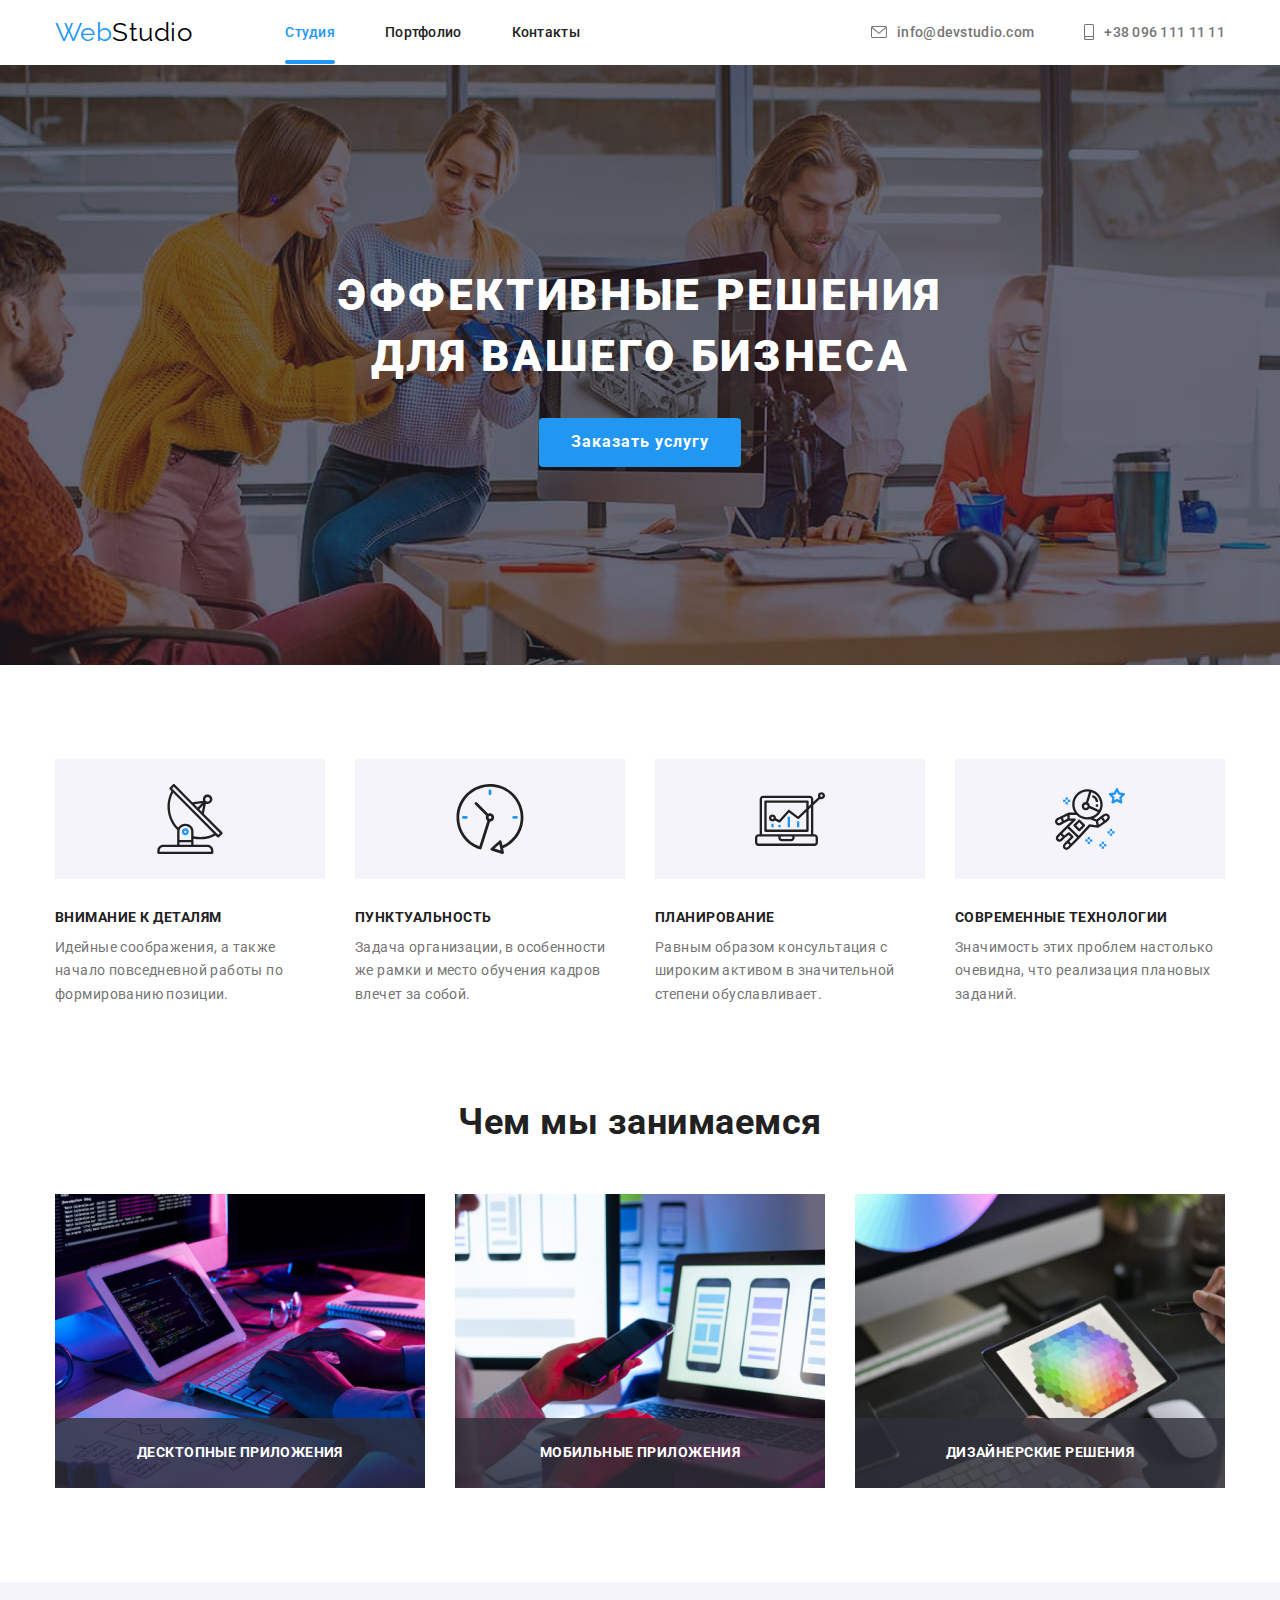
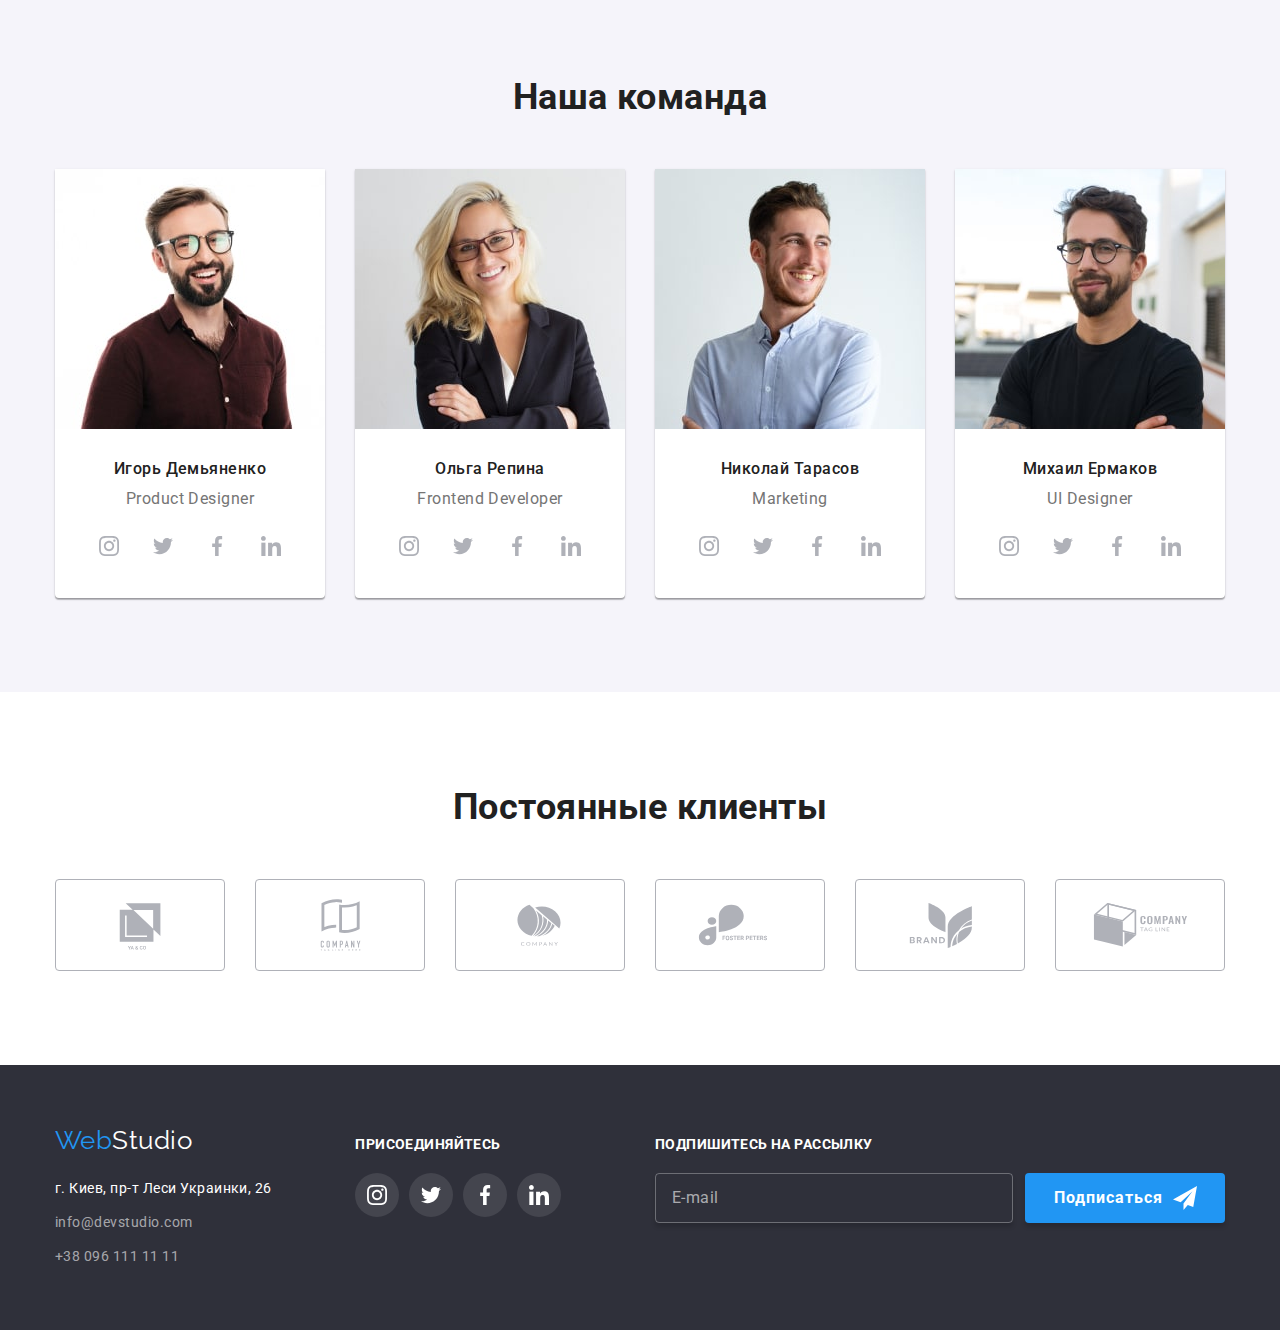
<file: index.html>
<!DOCTYPE html>
<html lang="en">
  <head>
    <meta charset="UTF-8" />
    <meta http-equiv="X-UA-Compatible" content="IE=edge" />
    <meta name="viewport" content="width=device-width, initial-scale=1.0" />
    <link rel="preconnect" href="https://fonts.googleapis.com" />
    <link rel="preconnect" href="https://fonts.gstatic.com" crossorigin />
    <title>Web studio</title>
    <link
      href="https://fonts.googleapis.com/css2?family=Raleway:wght@700&family=Roboto:wght@400;500;700;900&display=swap"
      rel="stylesheet"
    />
    <link
      rel="stylesheet"
      href="https://cdn.jsdelivr.net/npm/modern-normalize@1.1.0/modern-normalize.min.css"
    />
    <link rel="stylesheet" href="./css/main.min.css" />
  </head>
  <body class="page">
    <!-- Header section -->
    <header class="header">
      <!-- Navigation -->
      <div class="container header__container">
        <nav class="page-nav">
          <a href="./index.html" class="logo logo_header"
            ><span class="accent">Web</span><span class="logo_theme-dark">Studio</span></a
          >
          <ul class="list site-nav">
            <li class="site-nav__items">
              <a href="./index.html" class="link current">Студия</a>
            </li>
            <li class="site-nav__items"><a href="./portfolio.html" class="link">Портфолио</a></li>
            <li class="site-nav__items"><a href="" class="link">Контакты</a></li>
          </ul>
        </nav>
        <button type="button" class="mobile-menu-open" data-menu-open>
          <svg class="mobile-menu-open__icon" width="40" height="40">
            <use href="./images/sprite.svg#menu_40px"></use>
          </svg>
        </button>
        <ul class="list header-contacts">
          <li class="header-contacts__items">
            <a href="mailto:info@devstudio.com" class="link header-contacts__link"
              ><svg class="header-contact__icon-email">
                <use href="./images/sprite.svg#icon-envelope"></use>
              </svg>
              info@devstudio.com
            </a>
          </li>
          <li class="header-contacts__items">
            <a href="tel:+380961111111" class="link header-contacts__link">
              <svg class="header-contact__icon-tel">
                <use href="./images/sprite.svg#icon-smartphone"></use>
              </svg>
              +38 096 111 11 11</a
            >
          </li>
        </ul>
      </div>
      <div class="mobile-menu" data-menu>
        <div class="container mobile-menu__container">
          <button class="mobile-menu__close-btn" data-menu-close>
            <svg class="mobile-menu__close-icon" width="40" height="40">
              <use href="./images/sprite.svg#close_40px"></use>
            </svg>
          </button>
          <ul class="mobile-menu-nav">
            <li class="list mobile-menu-nav__item">
              <a href="./index.html" class="link current">Студия</a>
            </li>
            <li class="list mobile-menu-nav__item">
              <a href="./portfolio.html" class="link">Портфолио</a>
            </li>
            <li class="list mobile-menu-nav__item"><a href="" class="link">Контакты</a></li>
          </ul>
          <ul class="mobile-menu-contacts">
            <li class="list mobile-menu-contacts__tel">
              <a href="tel:+380961111111" class="link">+38 096 111 11 11</a>
            </li>
            <li class="list mobile-menu-contacts__email">
              <a href="mailto:info@devstudio.com" class="link">info@devstudio.com</a>
            </li>
          </ul>
          <ul class="mobile-menu-social">
            <li class="list mobile-menu-social__items"><a href="" class="link">Instagram</a></li>
            <li class="list mobile-menu-social__items"><a href="" class="link">Twitter</a></li>
            <li class="list mobile-menu-social__items"><a href="" class="link">Facebook</a></li>
            <li class="list mobile-menu-social__items"><a href="" class="link">LinkedIn</a></li>
          </ul>
        </div>
      </div>
    </header>
    <!-- Main container -->
    <main>
      <section class="hero">
        <div class="container">
          <h1 class="hero__title">Эффективные решения для вашего бизнеса</h1>
          <button type="button" class="button primary hero__button" data-modal-open>
            Заказать услугу
          </button>
        </div>
      </section>
      <!-- Studio section -->
      <section class="studio section-indents">
        <div class="container">
          <h2 class="hidden-title">Наши приемущества</h2>
          <ul class="list studio-section">
            <li class="items">
              <div class="studio-decore-container">
                <svg class="studio-decore-icons" width="70px" height="70px">
                  <use href="./images/sprite.svg#icon-antenna"></use>
                </svg>
              </div>
              <h3 class="studio-title">Внимание к деталям</h3>
              <p class="studio-text">
                Идейные соображения, а также начало повседневной работы по формированию позиции.
              </p>
            </li>
            <li class="items">
              <div class="studio-decore-container">
                <svg class="studio-decore-icons" width="70px" height="70px">
                  <use href="./images/sprite.svg#icon-clock"></use>
                </svg>
              </div>
              <h3 class="studio-title">Пунктуальность</h3>
              <p class="studio-text">
                Задача организации, в особенности же рамки и место обучения кадров влечет за собой.
              </p>
            </li>
            <li class="items">
              <div class="studio-decore-container">
                <svg class="studio-decore-icons" width="70px" height="70px">
                  <use href="./images/sprite.svg#icon-diagram"></use>
                </svg>
              </div>
              <h3 class="studio-title">Планирование</h3>
              <p class="studio-text">
                Равным образом консультация с широким активом в значительной степени обуславливает.
              </p>
            </li>
            <li class="items">
              <div class="studio-decore-container">
                <svg class="studio-decore-icons" width="70px" height="70px">
                  <use href="./images/sprite.svg#icon-astronaut"></use>
                </svg>
              </div>
              <h3 class="studio-title">Современные технологии</h3>
              <p class="studio-text">
                Значимость этих проблем настолько очевидна, что реализация плановых заданий.
              </p>
            </li>
          </ul>
        </div>
      </section>
      <!-- Portfolio section -->
      <section class="portfolio">
        <div class="container">
          <h2 class="portfolio-title">Чем мы занимаемся</h2>
          <ul class="list portfolio-list">
            <li class="items">
              <img src="./images/indeximages/box1.jpg" alt="Планшет и блоксхема" width="370" />
              <p class="index-owerlay">Десктопные приложения</p>
            </li>
            <li class="items">
              <img src="./images/indeximages/box2.jpg" alt="Ноутбук и телефон" width="370" />
              <p class="index-owerlay">Мобильные приложения</p>
            </li>
            <li class="items">
              <img
                src="./images/indeximages/box3.jpg"
                alt="Цветовая палитра на планшете"
                width="370"
              />
              <p class="index-owerlay">Дизайнерские решения</p>
            </li>
          </ul>
        </div>
      </section>
      <!-- Our team -->
      <section class="team section-indents">
        <div class="container">
          <h2 class="team-title">Наша команда</h2>
          <ul class="list enployees">
            <li class="enployees-cards">
              <picture>
                <source
                  srcset="./images/desktop/igor_1x-min.jpg 1x, ./images/desktop/igor_2x-min.jpg 2x"
                  media="(min-width: 1200px)"
                />
                <source
                  srcset="./images/tablet/igor_1x-min.jpg 1x, ./images/tablet/igor_2x-min.jpg 2x"
                  media="(min-width: 768px)"
                />
                <source
                  srcset="./images/mobile/igor_1x-450.jpg 1x, ./images/mobile/igor_2x-450.jpg 2x"
                  media="(max-width: 480px)"
                />
                <img src="./images/indeximages/igor.jpg" alt="Игорь" />
              </picture>
              <div class="enployees-cards-text">
                <h3 class="name-title">Игорь Демьяненко</h3>
                <p class="name-text">Product Designer</p>
                <ul class="social-list list">
                  <li class="social-list-items">
                    <a href="" class="social-list-links">
                      <svg class="social-list-icons" width="20px" height="20px">
                        <use href="./images/sprite.svg#icon-instagram"></use>
                      </svg>
                    </a>
                  </li>
                  <li class="social-list-items">
                    <a href="" class="social-list-links">
                      <svg class="social-list-icons" width="20px" height="20px">
                        <use href="./images/sprite.svg#icon-twitter"></use>
                      </svg>
                    </a>
                  </li>
                  <li class="social-list-items">
                    <a href="" class="social-list-links">
                      <svg class="social-list-icons" width="20px" height="20px">
                        <use href="./images/sprite.svg#icon-facebook"></use>
                      </svg>
                    </a>
                  </li>
                  <li class="social-list-items">
                    <a href="" class="social-list-links">
                      <svg class="social-list-icons" width="20px" height="20px">
                        <use href="./images/sprite.svg#icon-linkedin"></use>
                      </svg>
                    </a>
                  </li>
                </ul>
              </div>
            </li>
            <li class="enployees-cards">
              <picture>
                <source
                  srcset="./images/desktop/olga_1x-min.jpg 1x, ./images/desktop/olga_2x-min.jpg 2x"
                  media="(min-width: 1200px)"
                />
                <source
                  srcset="./images/tablet/olga_1x-min.jpg 1x, ./images/tablet/olga_2x-min.jpg 2x"
                  media="(min-width: 768px)"
                />
                <source
                  srcset="./images/mobile/olga_1x-450.jpg 1x, ./images/mobile/olga_2x-450.jpg 2x"
                  media="(max-width: 480px)"
                />
                <img src="./images/indeximages/olga.jpg" alt="Ольга" />
              </picture>

              <div class="enployees-cards-text">
                <h3 class="name-title">Ольга Репина</h3>
                <p class="name-text">Frontend Developer</p>
                <ul class="social-list list">
                  <li class="social-list-items">
                    <a href="" class="social-list-links">
                      <svg class="social-list-icons" width="20px" height="20px">
                        <use href="./images/sprite.svg#icon-instagram"></use>
                      </svg>
                    </a>
                  </li>
                  <li class="social-list-items">
                    <a href="" class="social-list-links">
                      <svg class="social-list-icons" width="20px" height="20px">
                        <use href="./images/sprite.svg#icon-twitter"></use>
                      </svg>
                    </a>
                  </li>
                  <li class="social-list-items">
                    <a href="" class="social-list-links">
                      <svg class="social-list-icons" width="20px" height="20px">
                        <use href="./images/sprite.svg#icon-facebook"></use>
                      </svg>
                    </a>
                  </li>
                  <li class="social-list-items">
                    <a href="" class="social-list-links">
                      <svg class="social-list-icons" width="20px" height="20px">
                        <use href="./images/sprite.svg#icon-linkedin"></use>
                      </svg>
                    </a>
                  </li>
                </ul>
              </div>
            </li>
            <li class="enployees-cards">
              <picture>
                <source
                  srcset="
                    ./images/desktop/nikolai_1x-min.jpg 1x,
                    ./images/desktop/nikolai_2x-min.jpg 2x
                  "
                  media="(min-width: 1200px)"
                />
                <source
                  srcset="
                    ./images/tablet/nikolai_1x-min.jpg 1x,
                    ./images/tablet/nikolai_2x-min.jpg 2x
                  "
                  media="(min-width: 768px)"
                />
                <source
                  srcset="
                    ./images/mobile/nikolai_1x-450.jpg 1x,
                    ./images/mobile/nikolai_2x-450.jpg 2x
                  "
                  media="(max-width: 480px)"
                />
                <img src="./images/indeximages/nikolai.jpg" alt="Николай" />
              </picture>

              <div class="enployees-cards-text">
                <h3 class="name-title">Николай Тарасов</h3>
                <p class="name-text">Marketing</p>
                <ul class="social-list list">
                  <li class="social-list-items">
                    <a href="" class="social-list-links">
                      <svg class="social-list-icons" width="20px" height="20px">
                        <use href="./images/sprite.svg#icon-instagram"></use>
                      </svg>
                    </a>
                  </li>
                  <li class="social-list-items">
                    <a href="" class="social-list-links">
                      <svg class="social-list-icons" width="20px" height="20px">
                        <use href="./images/sprite.svg#icon-twitter"></use>
                      </svg>
                    </a>
                  </li>
                  <li class="social-list-items">
                    <a href="" class="social-list-links">
                      <svg class="social-list-icons" width="20px" height="20px">
                        <use href="./images/sprite.svg#icon-facebook"></use>
                      </svg>
                    </a>
                  </li>
                  <li class="social-list-items">
                    <a href="" class="social-list-links">
                      <svg class="social-list-icons" width="20px" height="20px">
                        <use href="./images/sprite.svg#icon-linkedin"></use>
                      </svg>
                    </a>
                  </li>
                </ul>
              </div>
            </li>
            <li class="enployees-cards">
              <picture>
                <source
                  srcset="
                    ./images/desktop/mikhail_1x-min.jpg 1x,
                    ./images/desktop/mikhail_2x-min.jpg 2x
                  "
                  media="(min-width: 1200px)"
                />
                <source
                  srcset="
                    ./images/tablet/mikhail_1x-min.jpg 1x,
                    ./images/tablet/mikhail_2x-min.jpg 2x
                  "
                  media="(min-width: 768px)"
                />
                <source
                  srcset="
                    ./images/mobile/mikhail_1x-450.jpg 1x,
                    ./images/mobile/mikhail_2x-450.jpg 2x
                  "
                  media="(max-width: 480px)"
                />
                <img src="./images/indeximages/mihail.jpg" alt="Михаил" />
              </picture>

              <div class="enployees-cards-text">
                <h3 class="name-title">Михаил Ермаков</h3>
                <p class="name-text">UI Designer</p>
                <ul class="social-list list">
                  <li class="social-list-items">
                    <a href="" class="social-list-links">
                      <svg class="social-list-icons" width="20px" height="20px">
                        <use href="./images/sprite.svg#icon-instagram"></use>
                      </svg>
                    </a>
                  </li>
                  <li class="social-list-items">
                    <a href="" class="social-list-links">
                      <svg class="social-list-icons" width="20px" height="20px">
                        <use href="./images/sprite.svg#icon-twitter"></use>
                      </svg>
                    </a>
                  </li>
                  <li class="social-list-items">
                    <a href="" class="social-list-links">
                      <svg class="social-list-icons" width="20px" height="20px">
                        <use href="./images/sprite.svg#icon-facebook"></use>
                      </svg>
                    </a>
                  </li>
                  <li class="social-list-items">
                    <a href="" class="social-list-links">
                      <svg class="social-list-icons" width="20px" height="20px">
                        <use href="./images/sprite.svg#icon-linkedin"></use>
                      </svg>
                    </a>
                  </li>
                </ul>
              </div>
            </li>
          </ul>
        </div>
      </section>
      <!-- Partners section -->
      <section class="partners">
        <div class="container">
          <h2 class="partners-title">Постоянные клиенты</h2>
          <ul class="list partners-list">
            <li class="partners-list-items">
              <a href="" class="partners-list-links">
                <svg class="partners-list-icons" width="106px" height="60px">
                  <use href="./images/sprite.svg#icon-Logo1"></use>
                </svg>
              </a>
            </li>
            <li class="partners-list-items">
              <a href="" class="partners-list-links">
                <svg class="partners-list-icons" width="106px" height="60px">
                  <use href="./images/sprite.svg#icon-Logo2"></use>
                </svg>
              </a>
            </li>
            <li class="partners-list-items">
              <a href="" class="partners-list-links">
                <svg class="partners-list-icons" width="106px" height="60px">
                  <use href="./images/sprite.svg#icon-Logo3"></use>
                </svg>
              </a>
            </li>
            <li class="partners-list-items">
              <a href="" class="partners-list-links">
                <svg class="partners-list-icons" width="106px" height="60px">
                  <use href="./images/sprite.svg#icon-Logo4"></use>
                </svg>
              </a>
            </li>
            <li class="partners-list-items">
              <a href="" class="partners-list-links">
                <svg class="partners-list-icons" width="106px" height="60px">
                  <use href="./images/sprite.svg#icon-Logo5"></use>
                </svg>
              </a>
            </li>
            <li class="partners-list-items">
              <a href="" class="partners-list-links">
                <svg class="partners-list-icons" width="106px" height="60px">
                  <use href="./images/sprite.svg#icon-Logo6"></use>
                </svg>
              </a>
            </li>
          </ul>
        </div>
      </section>
    </main>
    <!-- Footer -->
    <footer class="footer incolor-section">
      <div class="container footer-container">
        <div class="footer-logo-adress">
          <a href="./index.html" class="logo logo_footer"
            ><span class="accent">Web</span><span class="logo_theme-light">Studio</span></a
          >
          <address class="footer-contacts">
            <p class="footer-contacts__address">г. Киев, пр-т Леси Украинки, 26</p>
            <a href="mailto:info@devstudio.com" class="footer-contacts__mail">info@devstudio.com</a>
            <a href="tel:+380961111111" class="footer-contacts__tel">+38 096 111 11 11</a>
          </address>
        </div>
        <div class="footer-social footer-social__position">
          <h2 class="footer-social__title">присоединяйтесь</h2>
          <ul class="list footer-social__list">
            <li class="footer-social__items">
              <a href="" class="footer-social__links">
                <svg class="footer-social__icons" width="20px" height="20px">
                  <use href="./images/sprite.svg#icon-instagram"></use>
                </svg>
              </a>
            </li>
            <li class="footer-social__items">
              <a href="" class="footer-social__links">
                <svg class="footer-social__icons" width="20px" height="20px">
                  <use href="./images/sprite.svg#icon-twitter"></use>
                </svg>
              </a>
            </li>
            <li class="footer-social__items">
              <a href="" class="footer-social__links">
                <svg class="footer-social__icons" width="20px" height="20px">
                  <use href="./images/sprite.svg#icon-facebook"></use>
                </svg>
              </a>
            </li>
            <li class="footer-social__items">
              <a href="" class="footer-social__links">
                <svg class="footer-social__icons" width="20px" height="20px">
                  <use href="./images/sprite.svg#icon-linkedin"></use>
                </svg>
              </a>
            </li>
          </ul>
        </div>
        <form class="footer-form footer-form_position">
          <p class="footer-form__title">Подпишитесь на рассылку</p>
          <div class="footer-form__container">
            <label class="footer-form__label">
              <input
                type="email"
                name="user_email"
                class="footer-form__inpt"
                pattern="([A-z0-9_.-]{1,})@([A-z0-9_.-]{1,}).([A-z]{2,8})"
                placeholder="E-mail"
                required
              />
            </label>
            <div class="footer-form__button_wrapper">
              <button type="submit" class="footer-form__button">
                Подписаться
                <span class="footer-form__icon_wrapper">
                  <svg class="footer-form__icon" width="24px" height="24px">
                    <use href="./images/sprite.svg#icon-send"></use>
                  </svg>
                </span>
              </button>
            </div>
          </div>
        </form>
      </div>
    </footer>
    <!-- Atention! Add "is-hidden" class aftre "backdrop" class -->
    <div class="backdrop is-hidden" data-modal>
      <div class="modal">
        <button type="button" class="modal-close-btn" data-modal-close>
          <svg class="modal-close-btn-icon" width="18px" height="18px">
            <use href="images/sprite.svg#close"></use>
          </svg>
        </button>
        <form class="modal-form">
          <p class="modal-form-title">Оставьте свои данные, мы вам перезвоним</p>
          <label class="modal-form-label">
            <span class="modal-form-textlabel">Имя</span>
            <span class="modal-form-input-wrapper">
              <input
                type="text"
                name="user_name"
                class="modal-form-inpt"
                pattern="^[a-zA-zа-яА-я]+$"
                minlength="2"
                required
              />
              <svg svg class="modal-form-input-icon" width="18px" height="18px">
                <use href="./images/sprite.svg#person-black-18dp"></use>
              </svg>
            </span>
          </label>
          <label class="modal-form-label">
            <span class="modal-form-textlabel">Телефон</span>
            <span class="modal-form-input-wrapper">
              <input
                type="tel"
                name="user_phone"
                class="modal-form-inpt"
                pattern="[0-9]{3}-[0-9]{3}-[0-9]{2}-[0-9]{2}"
                title="xxx-xxx-xx-xx"
                required
              />
              <svg svg class="modal-form-input-icon" width="18px" height="18px">
                <use href="./images/sprite.svg#phone-black-18dp"></use>
              </svg>
            </span>
          </label>
          <label class="modal-form-label">
            <span class="modal-form-textlabel">Почта</span>
            <span class="modal-form-input-wrapper">
              <input
                type="email"
                name="user_email"
                class="modal-form-inpt"
                pattern="([A-z0-9_.-]{1,})@([A-z0-9_.-]{1,}).([A-z]{2,8})"
                required
              />
              <svg svg class="modal-form-input-icon" width="18px" height="18px">
                <use href="./images/sprite.svg#email-black-18dp"></use>
              </svg>
            </span>
          </label>
          <label class="modal-form-label-text">
            <span class="modal-form-textlabel">Комментарий</span>
            <textarea
              name="user_massage"
              cols="30"
              rows="10"
              class="modal-form-massage"
              placeholder="Введите текст"
            ></textarea>
          </label>

          <input
            id="user-policy"
            type="checkbox"
            name="user_policy"
            class="modal-form-check hidden-title"
          />
          <label for="user-policy" class="modal-form-check-desc">
            <span class="modal-form-check-text"
              >Соглашаюсь с рассылкой и принимаю
              <a class="modal-form-check-link" href="">Условия договора</a></span
            >
          </label>
          <button type="submit" class="modal-form-submit">Отправить</button>
        </form>
      </div>
    </div>
    <script src="./js/modal.js"></script>
    <script src="./js/mobile-menu.js"></script>
  </body>
</html>
</file>
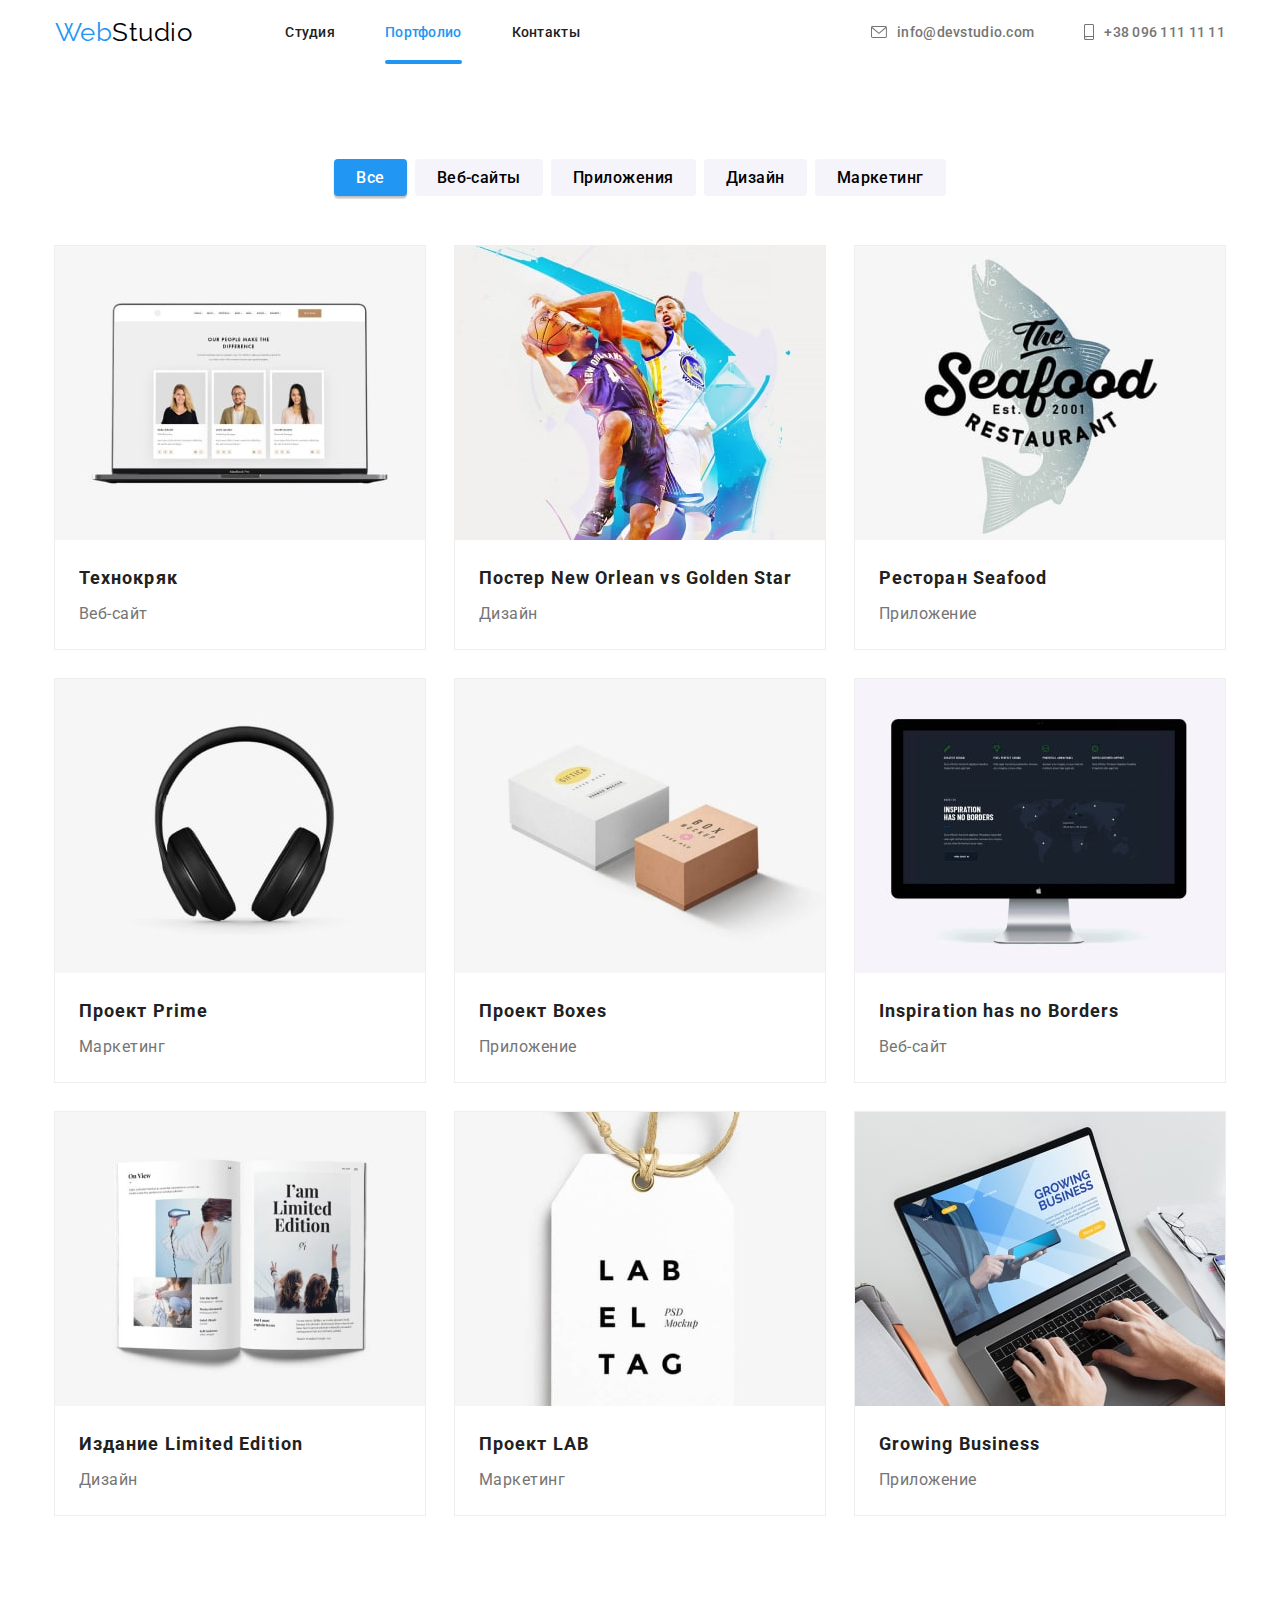
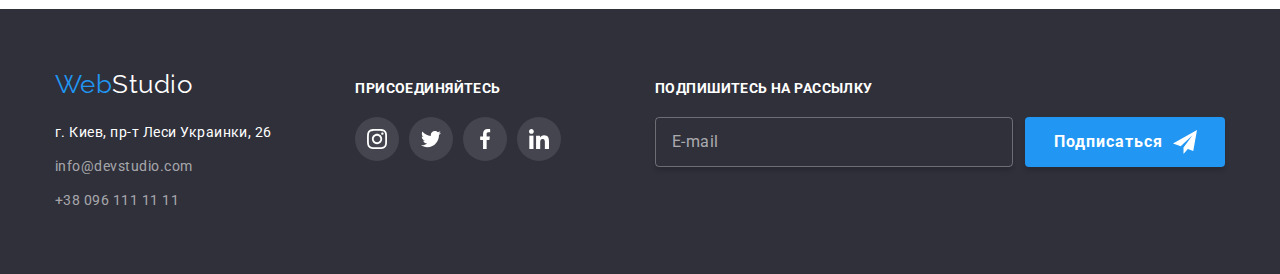
<file: portfolio.html>
<!DOCTYPE html>
<html lang="en">
  <head>
    <meta charset="UTF-8" />
    <meta http-equiv="X-UA-Compatible" content="IE=edge" />
    <meta name="viewport" content="width=device-width, initial-scale=1.0" />
    <title>Web studio</title>
    <link
      href="https://fonts.googleapis.com/css2?family=Raleway:wght@700&family=Roboto:wght@400;500;700;900&display=swap"
      rel="stylesheet"
    />
    <link
      rel="stylesheet"
      href="https://cdn.jsdelivr.net/npm/modern-normalize@1.1.0/modern-normalize.min.css"
    />
    <link rel="stylesheet" href="./css/main.min.css" />
  </head>
  <body class="page-portfolio">
    <!-- Header section -->
    <header class="header">
      <!-- Navigation -->
      <div class="container header__container">
        <nav class="page-nav">
          <a href="./index.html" class="logo logo_header"
            ><span class="accent">Web</span><span class="logo_theme-dark">Studio</span></a
          >
          <ul class="list site-nav">
            <li class="site-nav__items">
              <a href="./index.html" class="link">Студия</a>
            </li>
            <li class="site-nav__items">
              <a href="./portfolio.html" class="link current">Портфолио</a>
            </li>
            <li class="site-nav__items"><a href="" class="link">Контакты</a></li>
          </ul>
        </nav>
        <button type="button" class="mobile-menu-open" data-menu-open>
          <svg class="mobile-menu-open__icon" width="40" height="40">
            <use href="./images/sprite.svg#menu_40px"></use>
          </svg>
        </button>
        <ul class="list header-contacts">
          <li class="header-contacts__items">
            <a href="mailto:info@devstudio.com" class="link header-contacts__link"
              ><svg class="header-contact__icon-email">
                <use href="./images/sprite.svg#icon-envelope"></use>
              </svg>
              info@devstudio.com
            </a>
          </li>
          <li class="header-contacts__items">
            <a href="tel:+380961111111" class="link header-contacts__link">
              <svg class="header-contact__icon-tel">
                <use href="./images/sprite.svg#icon-smartphone"></use>
              </svg>
              +38 096 111 11 11</a
            >
          </li>
        </ul>
      </div>
      <div class="mobile-menu" data-menu>
        <div class="container mobile-menu__container">
          <button class="mobile-menu__close-btn" data-menu-close>
            <svg class="mobile-menu__close-icon" width="40" height="40">
              <use href="./images/sprite.svg#close_40px"></use>
            </svg>
          </button>
          <ul class="mobile-menu-nav">
            <li class="list mobile-menu-nav__item">
              <a href="./index.html" class="link">Студия</a>
            </li>
            <li class="list mobile-menu-nav__item">
              <a href="./portfolio.html" class="link current">Портфолио</a>
            </li>
            <li class="list mobile-menu-nav__item"><a href="" class="link">Контакты</a></li>
          </ul>
          <ul class="mobile-menu-contacts">
            <li class="list mobile-menu-contacts__tel">
              <a href="tel:+380961111111" class="link">+38 096 111 11 11</a>
            </li>
            <li class="list mobile-menu-contacts__email">
              <a href="mailto:info@devstudio.com" class="link">info@devstudio.com</a>
            </li>
          </ul>
          <ul class="mobile-menu-social">
            <li class="list mobile-menu-social__items"><a href="" class="link">Instagram</a></li>
            <li class="list mobile-menu-social__items"><a href="" class="link">Twitter</a></li>
            <li class="list mobile-menu-social__items"><a href="" class="link">Facebook</a></li>
            <li class="list mobile-menu-social__items"><a href="" class="link">LinkedIn</a></li>
          </ul>
        </div>
      </div>
    </header>
    <!-- Main container -->
    <main>
      <section class="section-indents_portfolio">
        <div class="container filter">
          <h1 class="hidden-title">Портфолио</h1>
          <ul class="list portfolio-buttons-list">
            <li class="items"><button type="button" class="button-port current">Все</button></li>
            <li class="items"><button type="button" class="button-port">Веб-сайты</button></li>
            <li class="items"><button type="button" class="button-port">Приложения</button></li>
            <li class="items"><button type="button" class="button-port">Дизайн</button></li>
            <li class="items"><button type="button" class="button-port">Маркетинг</button></li>
          </ul>
        </div>
        <div class="container">
          <ul class="list portfolio-text portfolio-cards-list">
            <li class="portfolio-cards">
              <div class="portfolio-cards-links">
                <a class="portfolio-cards-link" href="">
                  <div class="portfolio-cards-wrapper">
                    <picture>
                      <source
                        srcset="
                          ./images/desktop/technocrack-1x-370-min.jpg 1x,
                          ./images/desktop/technocrack-2x-370-min.jpg 2x
                        "
                        media="(min-width: 1200px)"
                      />
                      <source
                        srcset="
                          ./images/tablet/technocrack-min-1x.jpg 1x,
                          ./images/tablet/technocrack-min-2x.jpg 2x
                        "
                        media="(min-width: 768px)"
                      />
                      <source
                        srcset="
                          ./images/mobile/technocrack-min-1x.jpg 1x,
                          ./images/mobile/technocrack-min-2x.jpg 2x
                        "
                        media="(max-width: 480px)"
                      />
                      <img
                        src="./images/portfolioimages/technocrack-min.jpg"
                        alt="Ноутбук с тремя фотографиями"
                      />
                    </picture>

                    <p class="portfolio-owerlay">
                      Ресурс предлагает комплексные предложения с разным уровнем функционала и
                      сервисов. Все это позволит посетителю получить исчерпывающие сведения о
                      компании или частном лице.
                    </p>
                  </div>
                  <div class="portfolio-cards-text">
                    <h2>Технокряк</h2>
                    <p class="portfolio-cards-paragraph">Веб-сайт</p>
                  </div>
                </a>
              </div>
            </li>
            <li class="portfolio-cards">
              <div class="portfolio-cards-links">
                <a class="portfolio-cards-link" href="">
                  <div class="portfolio-cards-wrapper">
                    <picture>
                      <source
                        srcset="
                          ./images/desktop/poster-1x-370-min.jpg 1x,
                          ./images/desktop/poster-2x-370-min.jpg 2x
                        "
                        media="(min-width: 1200px)"
                      />
                      <source
                        srcset="
                          ./images/tablet/poster-min-1x.jpg 1x,
                          ./images/tablet/poster-min-2x.jpg 2x
                        "
                        media="(min-width: 768px)"
                      />
                      <source
                        srcset="
                          ./images/mobile/poster-min-1x.jpg 1x,
                          ./images/mobile/poster-min-2x.jpg 2x
                        "
                        media="(max-width: 480px)"
                      />
                      <img
                        src="./images/portfolioimages/poster-min.jpg"
                        alt="Постер с баскетболистами"
                      />
                    </picture>
                    <p class="portfolio-owerlay">
                      Ресурс предлагает комплексные предложения с разным уровнем функционала и
                      сервисов. Все это позволит посетителю получить исчерпывающие сведения о
                      компании или частном лице.
                    </p>
                  </div>
                  <div class="portfolio-cards-text">
                    <h2>Постер New Orlean vs Golden Star</h2>
                    <p class="portfolio-cards-paragraph">Дизайн</p>
                  </div>
                </a>
              </div>
            </li>
            <li class="portfolio-cards">
              <div class="portfolio-cards-links">
                <a class="portfolio-cards-link" href="">
                  <div class="portfolio-cards-wrapper">
                    <picture>
                      <source
                        srcset="
                          ./images/desktop/seafood-1x-370-min.jpg 1x,
                          ./images/desktop/seafood-2x-370-min.jpg 2x
                        "
                        media="(min-width: 1200px)"
                      />
                      <source
                        srcset="
                          ./images/tablet/seafood-min-1x.jpg 1x,
                          ./images/tablet/seafood-min-2x.jpg 2x
                        "
                        media="(min-width: 768px)"
                      />
                      <source
                        srcset="
                          ./images/mobile/seafood-min-1x.jpg 1x,
                          ./images/mobile/seafood-min-2x.jpg 2x
                        "
                        media="(max-width: 480px)"
                      />
                      <img
                        src="./images/portfolioimages/seafood-min.jpg"
                        alt="Логотип ресторана морской кухни"
                      />
                    </picture>
                    <p class="portfolio-owerlay">
                      Ресурс предлагает комплексные предложения с разным уровнем функционала и
                      сервисов. Все это позволит посетителю получить исчерпывающие сведения о
                      компании или частном лице.
                    </p>
                  </div>
                  <div class="portfolio-cards-text">
                    <h2>Ресторан Seafood</h2>
                    <p class="portfolio-cards-paragraph">Приложение</p>
                  </div>
                </a>
              </div>
            </li>
            <li class="portfolio-cards">
              <div class="portfolio-cards-links">
                <a class="portfolio-cards-link" href="">
                  <div class="portfolio-cards-wrapper">
                    <picture>
                      <source
                        srcset="
                          ./images/desktop/prime-1x-370-min.jpg 1x,
                          ./images/desktop/prime-2x-370-min.jpg 2x
                        "
                        media="(min-width: 1200px)"
                      />
                      <source
                        srcset="
                          ./images/tablet/prime-min-1x.jpg 1x,
                          ./images/tablet/prime-min-2x.jpg 2x
                        "
                        media="(min-width: 768px)"
                      />
                      <source
                        srcset="
                          ./images/mobile/prime-min-1x.jpg 1x,
                          ./images/mobile/prime-min-2x.jpg 2x
                        "
                        media="(max-width: 480px)"
                      />
                      <img src="./images/portfolioimages/prime-min.jpg" alt="Наушники" />
                    </picture>
                    <p class="portfolio-owerlay">
                      Ресурс предлагает комплексные предложения с разным уровнем функционала и
                      сервисов. Все это позволит посетителю получить исчерпывающие сведения о
                      компании или частном лице.
                    </p>
                  </div>
                  <div class="portfolio-cards-text">
                    <h2>Проект Prime</h2>
                    <p class="portfolio-cards-paragraph">Маркетинг</p>
                  </div>
                </a>
              </div>
            </li>
            <li class="portfolio-cards">
              <div class="portfolio-cards-links">
                <a class="portfolio-cards-link" href="">
                  <div class="portfolio-cards-wrapper">
                    <picture>
                      <source
                        srcset="
                          ./images/desktop/boxes-1x-370-min.jpg 1x,
                          ./images/desktop/boxes-2x-370-min.jpg 2x
                        "
                        media="(min-width: 1200px)"
                      />
                      <source
                        srcset="
                          ./images/tablet/boxes-min-1x.jpg 1x,
                          ./images/tablet/boxes-min-2x.jpg 2x
                        "
                        media="(min-width: 768px)"
                      />
                      <source
                        srcset="
                          ./images/mobile/boxes-min-1x.jpg 1x,
                          ./images/mobile/boxes-min-2x.jpg 2x
                        "
                        media="(max-width: 480px)"
                      />
                      <img src="./images/portfolioimages/boxes-min.jpg" alt="Две коробки" />
                    </picture>
                    <p class="portfolio-owerlay">
                      Ресурс предлагает комплексные предложения с разным уровнем функционала и
                      сервисов. Все это позволит посетителю получить исчерпывающие сведения о
                      компании или частном лице.
                    </p>
                  </div>
                  <div class="portfolio-cards-text">
                    <h2>Проект Boxes</h2>
                    <p class="portfolio-cards-paragraph">Приложение</p>
                  </div>
                </a>
              </div>
            </li>
            <li class="portfolio-cards">
              <div class="portfolio-cards-links">
                <a class="portfolio-cards-link" href="">
                  <div class="portfolio-cards-wrapper">
                    <picture>
                      <source
                        srcset="
                          ./images/desktop/inspiration-1x-370-min.jpg 1x,
                          ./images/desktop/inspiration-2x-370-min.jpg 2x
                        "
                        media="(min-width: 1200px)"
                      />
                      <source
                        srcset="
                          ./images/tablet/inspiration-min-1x.jpg 1x,
                          ./images/tablet/inspiration-min-2x.jpg 2x
                        "
                        media="(min-width: 768px)"
                      />
                      <source
                        srcset="
                          ./images/mobile/inspiration-min-1x.jpg 1x,
                          ./images/mobile/inspiration-min-2x.jpg 2x
                        "
                        media="(max-width: 480px)"
                      />
                      <img
                        src="./images/portfolioimages/inspiration-min.jpg"
                        alt="Моноблок apple"
                      />
                    </picture>
                    <p class="portfolio-owerlay">
                      Ресурс предлагает комплексные предложения с разным уровнем функционала и
                      сервисов. Все это позволит посетителю получить исчерпывающие сведения о
                      компании или частном лице.
                    </p>
                  </div>
                  <div class="portfolio-cards-text">
                    <h2>Inspiration has no Borders</h2>
                    <p class="portfolio-cards-paragraph">Веб-сайт</p>
                  </div>
                </a>
              </div>
            </li>
            <li class="portfolio-cards">
              <div class="portfolio-cards-links">
                <a class="portfolio-cards-link" href="">
                  <div class="portfolio-cards-wrapper">
                    <picture>
                      <source
                        srcset="
                          ./images/desktop/edition-1x-370-min.jpg 1x,
                          ./images/desktop/edition-2x-370-min.jpg 2x
                        "
                        media="(min-width: 1200px)"
                      />
                      <source
                        srcset="
                          ./images/tablet/edition-min-1x.jpg 1x,
                          ./images/tablet/edition-min-2x.jpg 2x
                        "
                        media="(min-width: 768px)"
                      />
                      <source
                        srcset="
                          ./images/mobile/edition-min-1x.jpg 1x,
                          ./images/mobile/edition-min-2x.jpg 2x
                        "
                        media="(max-width: 480px)"
                      />
                      <img src="./images/portfolioimages/edition-min.jpg" alt="Раскрытая книга" />
                    </picture>
                    <p class="portfolio-owerlay">
                      Ресурс предлагает комплексные предложения с разным уровнем функционала и
                      сервисов. Все это позволит посетителю получить исчерпывающие сведения о
                      компании или частном лице.
                    </p>
                  </div>
                  <div class="portfolio-cards-text">
                    <h2>Издание Limited Edition</h2>
                    <p class="portfolio-cards-paragraph">Дизайн</p>
                  </div>
                </a>
              </div>
            </li>
            <li class="portfolio-cards">
              <div class="portfolio-cards-links">
                <a class="portfolio-cards-link" href="">
                  <div class="portfolio-cards-wrapper">
                    <picture>
                      <source
                        srcset="
                          ./images/desktop/lab-1x-370-min.jpg 1x,
                          ./images/desktop/lab-2x-370-min.jpg 2x
                        "
                        media="(min-width: 1200px)"
                      />
                      <source
                        srcset="
                          ./images/tablet/lab-min-1x.jpg 1x,
                          ./images/tablet/lab-min-2x.jpg 2x
                        "
                        media="(min-width: 768px)"
                      />
                      <source
                        srcset="
                          ./images/mobile/lab-min-1x.jpg 1x,
                          ./images/mobile/lab-min-2x.jpg 2x
                        "
                        media="(max-width: 480px)"
                      />
                      <img src="./images/portfolioimages/lab-min.jpg" alt="Бирка с надписью" />
                    </picture>
                    <p class="portfolio-owerlay">
                      Ресурс предлагает комплексные предложения с разным уровнем функционала и
                      сервисов. Все это позволит посетителю получить исчерпывающие сведения о
                      компании или частном лице.
                    </p>
                  </div>
                  <div class="portfolio-cards-text">
                    <h2>Проект LAB</h2>
                    <p class="portfolio-cards-paragraph">Маркетинг</p>
                  </div>
                </a>
              </div>
            </li>
            <li class="portfolio-cards">
              <div class="portfolio-cards-links">
                <a class="portfolio-cards-link" href="">
                  <div class="portfolio-cards-wrapper">
                    <picture>
                      <source
                        srcset="
                          ./images/desktop/busines-1x-370-min.jpg 1x,
                          ./images/desktop/busines-2x-370-min.jpg 2x
                        "
                        media="(min-width: 1200px)"
                      />
                      <source
                        srcset="
                          ./images/tablet/busines-min-1x.jpg 1x,
                          ./images/tablet/busines-min-2x.jpg 2x
                        "
                        media="(min-width: 768px)"
                      />
                      <source
                        srcset="
                          ./images/mobile/busines-min-1x.jpg 1x,
                          ./images/mobile/busines-min-2x.jpg 2x
                        "
                        media="(max-width: 480px)"
                      />
                      <img src="./images/portfolioimages/busines-min.jpg" alt="Раскрытый ноутбук" />
                    </picture>
                    <p class="portfolio-owerlay">
                      Ресурс предлагает комплексные предложения с разным уровнем функционала и
                      сервисов. Все это позволит посетителю получить исчерпывающие сведения о
                      компании или частном лице.
                    </p>
                  </div>
                  <div class="portfolio-cards-text">
                    <h2>Growing Business</h2>
                    <p class="portfolio-cards-paragraph">Приложение</p>
                  </div>
                </a>
              </div>
            </li>
          </ul>
        </div>
      </section>
    </main>
    <!-- Footer -->
    <footer class="footer incolor-section">
      <div class="container footer-container">
        <div class="footer-logo-adress">
          <a href="./index.html" class="logo logo_footer"
            ><span class="accent">Web</span><span class="logo_theme-light">Studio</span></a
          >
          <address class="footer-contacts">
            <p class="footer-contacts__address">г. Киев, пр-т Леси Украинки, 26</p>
            <a href="mailto:info@devstudio.com" class="footer-contacts__mail">info@devstudio.com</a>
            <a href="tel:+380961111111" class="footer-contacts__tel">+38 096 111 11 11</a>
          </address>
        </div>
        <div class="footer-social footer-social__position">
          <h2 class="footer-social__title">присоединяйтесь</h2>
          <ul class="list footer-social__list">
            <li class="footer-social__items">
              <a href="" class="footer-social__links">
                <svg class="footer-social__icons" width="20px" height="20px">
                  <use href="./images/sprite.svg#icon-instagram"></use>
                </svg>
              </a>
            </li>
            <li class="footer-social__items">
              <a href="" class="footer-social__links">
                <svg class="footer-social__icons" width="20px" height="20px">
                  <use href="./images/sprite.svg#icon-twitter"></use>
                </svg>
              </a>
            </li>
            <li class="footer-social__items">
              <a href="" class="footer-social__links">
                <svg class="footer-social__icons" width="20px" height="20px">
                  <use href="./images/sprite.svg#icon-facebook"></use>
                </svg>
              </a>
            </li>
            <li class="footer-social__items">
              <a href="" class="footer-social__links">
                <svg class="footer-social__icons" width="20px" height="20px">
                  <use href="./images/sprite.svg#icon-linkedin"></use>
                </svg>
              </a>
            </li>
          </ul>
        </div>
        <form class="footer-form footer-form_position">
          <p class="footer-form__title">Подпишитесь на рассылку</p>
          <div class="footer-form__container">
            <label class="footer-form__label">
              <input
                type="email"
                name="user_email"
                class="footer-form__inpt"
                pattern="([A-z0-9_.-]{1,})@([A-z0-9_.-]{1,}).([A-z]{2,8})"
                placeholder="E-mail"
                required
              />
            </label>
            <div class="footer-form__button_wrapper">
              <button type="submit" class="footer-form__button">
                Подписаться
                <span class="footer-form__icon_wrapper">
                  <svg class="footer-form__icon" width="24px" height="24px">
                    <use href="./images/sprite.svg#icon-send"></use>
                  </svg>
                </span>
              </button>
            </div>
          </div>
        </form>
      </div>
    </footer>
    <script src="./js/mobile-menu.js"></script>
  </body>
</html>
</file>
<file: css/main.min.css>
:root{--logo-color-accent: #2196F3;--logo-color-dark: #000;--logo-color-light: #ffffff;--primary-accent: #2196F3;--secondary-accent: #188CE8;--primary-light-color: #E5E5E5;--secondery-light-color: #F5F4FA;--third-light-color: #ffffff;--primary-text-color: #757575;--title-color: #212121;--incolor-background: #2F303A;--bg-non-image: #C4C4C4;--border-icons: #AFB1B8;--transition-duration: 250ms}.hidden-title{position:absolute;width:1px;height:1px;margin:-1px;border:0;padding:0;white-space:nowrap;clip-path:inset(100%);clip:rect(0 0 0 0);overflow:hidden}.site-nav .current::after{content:"";display:block;position:absolute;border:2px solid var(--primary-accent);border-radius:2px;width:100%;bottom:0}h1,h2,h3,h4,p{margin-top:0;margin-bottom:0}ul,ol{margin-top:0;margin-bottom:0;padding-left:0}img{display:block}.list{list-style:none}a{text-decoration:none}button{cursor:pointer}:focus{outline:none}.container{padding-left:15px;padding-right:15px;margin-right:auto;margin-left:auto}@media screen and (min-width: 480px){.container{width:480px}}@media screen and (min-width: 768px){.container{width:768px}}@media screen and (min-width: 1200px){.container{width:1200px}}.page{color:var(--primary-text-color);font-family:Roboto,sans-serif;letter-spacing:.03em;font-weight:400}.page-portfolio{color:var(--primary-text-color);font-family:Roboto,sans-serif;letter-spacing:.03em;font-weight:400}.accent{color:var(--logo-color-accent)}.logo_theme-dark{color:var(--logo-color-dark)}.logo_theme-light{color:var(--logo-color-light)}.logo{font-family:Raleway,sans-serif;font-size:26px;line-height:1.2}@media screen and (min-width: 1200px){.logo{margin-right:93px}}.studio-title,.portfolio-title,.team-title,.name-title,.partners-title{color:var(--title-color)}.studio-title{font-weight:700;font-size:14px;line-height:1.2;text-transform:uppercase;margin-bottom:10px}.studio-text{font-weight:400;font-size:14px;line-height:1.7;letter-spacing:.03em}.name-text{font-size:16px;line-height:1.2;text-align:center;margin-bottom:16px}.team-title,.portfolio-title,.partners-title{font-weight:700;font-size:36px;line-height:1.2;text-align:center}.name-title{font-weight:500;font-size:16px;line-height:1.2;text-align:center;margin-bottom:10px}.portfolio-text h2{color:var(--title-color);font-weight:700;font-size:18px;line-height:2;letter-spacing:.06em}.portfolio-text .portfolio-cards-paragraph{color:var(--primary-text-color);font-size:16px;line-height:1.8}.mobile-menu{position:fixed;width:100%;height:100%;max-height:796px;z-index:999;top:0;left:0;background-color:#fff;transform:translateX(100%);transition:transform 250ms ease-in-out}.mobile-menu.is-open{transform:translateX(0);box-shadow:0 0 0 100vmax rgba(0,0,0,.5)}.mobile-menu__container{position:relative;padding-top:48px;padding-bottom:48px;padding-left:40px;height:100%;display:flex;flex-direction:column;justify-content:space-between}.mobile-menu__close-btn{position:absolute;top:10px;right:15px;padding:0;background-color:rgba(0,0,0,0);border:none;line-height:0;transition-property:fill;transition-duration:var(--transition-duration);transition-timing-function:cubic-bezier(0.4, 0, 0.2, 1)}.mobile-menu__close-btn:hover,.mobile-menu__close-btn:focus{fill:var(--primary-accent)}.mobile-menu-nav .mobile-menu-nav__item+.mobile-menu-nav__item{margin-top:32px}.mobile-menu-nav__item .link{transition-property:color;transition-duration:var(--transition-duration);transition-timing-function:cubic-bezier(0.4, 0, 0.2, 1)}.mobile-menu-nav__item .link:hover,.mobile-menu-nav__item .link:focus{color:var(--primary-accent)}.mobile-menu-contacts__tel .link{transition-property:color;transition-duration:var(--transition-duration);transition-timing-function:cubic-bezier(0.4, 0, 0.2, 1)}.mobile-menu-contacts__tel .link:hover,.mobile-menu-contacts__tel .link:focus{color:var(--secondary-accent)}.mobile-menu-contacts__email{margin-top:32px}.mobile-menu-contacts__email .link{transition-property:color;transition-duration:var(--transition-duration);transition-timing-function:cubic-bezier(0.4, 0, 0.2, 1)}.mobile-menu-contacts__email .link:hover,.mobile-menu-contacts__email .link:focus{color:var(--primary-accent)}.mobile-menu-nav .link.current{color:var(--primary-accent)}.mobile-menu-social{position:relative;display:flex;flex-wrap:wrap;margin-top:44px}.mobile-menu-social__items{padding-top:20px}.mobile-menu-social__items .link{transition-property:color;transition-duration:var(--transition-duration);transition-timing-function:cubic-bezier(0.4, 0, 0.2, 1)}.mobile-menu-social__items .link:hover,.mobile-menu-social__items .link:focus{color:var(--secondary-accent)}.mobile-menu-social__items:not(:first-child)::before{content:"";border:1px solid rgba(33,33,33,.2);width:100%;transform:rotate(90deg);margin-left:10px;margin-right:10px;bottom:0}.mobile-menu-open{transition-property:fill;transition-duration:var(--transition-duration);transition-timing-function:cubic-bezier(0.4, 0, 0.2, 1)}.mobile-menu-open:focus,.mobile-menu-open:hover{fill:var(--primary-accent)}.mobile-menu-nav__item .link{font-weight:500;font-size:40px;line-height:1.18;letter-spacing:.02em;color:var(--title-color)}.mobile-menu-contacts__tel .link{font-weight:500;font-size:34px;line-height:1.18;letter-spacing:.02em;color:var(--primary-accent)}.mobile-menu-contacts__email .link{font-weight:500;font-size:24px;line-height:1.17;letter-spacing:.02em;color:var(--primary-text-color)}.mobile-menu-social__items .link{font-weight:500;font-size:18px;line-height:1.22;letter-spacing:.02em;color:var(--primary-accent)}.button{color:var(--title-color);background-color:var(--secondery-light-color);font-family:inherit}.button.primary{background-color:var(--primary-accent);color:var(--third-light-color)}.hero__button{display:block;font-weight:700;font-size:16px;line-height:1.8;letter-spacing:.06em;border:none;border-radius:4px;padding:10px 32px;margin-left:auto;margin-right:auto;transition-property:background-color;transition-duration:var(--transition-duration);transition-timing-function:cubic-bezier(0.4, 0, 0.2, 1)}.hero__button:hover,.hero__button:focus{background-color:var(--secondary-accent);border:none}.section-indents_portfolio{padding-top:60px;padding-bottom:60px}.button-port{display:block;font-weight:500;font-size:16px;line-height:1.6;text-align:center;letter-spacing:.03em;border:none;border-radius:4px;padding:6px 22px;background-color:var(--secondery-light-color);transition-property:background-color,color,box-shadow;transition-duration:var(--transition-duration);transition-timing-function:cubic-bezier(0.4, 0, 0.2, 1)}.button-port:hover,.button-port:focus{color:var(--third-light-color);border:none;background-color:var(--primary-accent);box-shadow:0px 3px 1px rgba(0,0,0,.1),0px 1px 2px rgba(0,0,0,.08),0px 2px 2px rgba(0,0,0,.12)}.filter .current{background-color:var(--primary-accent);color:var(--third-light-color);box-shadow:0px 3px 1px rgba(0,0,0,.1),0px 1px 2px rgba(0,0,0,.08),0px 2px 2px rgba(0,0,0,.12)}@media screen and (max-width: 767px){.filter{padding-bottom:40px}.portfolio-buttons-list{display:flex;justify-content:start;flex-wrap:wrap;row-gap:15px;column-gap:8px}}@media screen and (min-width: 768px)and (max-width: 1199px){.portfolio-buttons-list{display:flex;justify-content:center;margin-bottom:30px}.portfolio-buttons-list .items+.items{margin-left:8px}.section-indents_portfolio{padding-top:60px;padding-bottom:60px}}@media screen and (min-width: 1200px){.portfolio-buttons-list{display:flex;justify-content:center;margin-bottom:50px}.portfolio-buttons-list .items+.items{margin-left:8px}.section-indents_portfolio{padding-top:94px;padding-bottom:94px}}.backdrop{position:fixed;top:0;left:0;z-index:100;width:100%;height:100%;background-color:rgba(0,0,0,.2);transition-property:opacity,visibility;transition-duration:var(--transition-duration);transition-timing-function:cubic-bezier(0.4, 0, 0.2, 1)}.backdrop.is-hidden{visibility:hidden;pointer-events:none;opacity:0}.modal{height:581px;width:528px;position:absolute;top:50%;left:50%;transform:translate(-50%, -50%);box-shadow:0px 1px 3px rgba(0,0,0,.12),0px 1px 1px rgba(0,0,0,.14),0px 2px 1px rgba(0,0,0,.2);border-radius:4px;background-color:#fff;padding:40px}.modal-close-btn{display:flex;justify-content:center;align-items:center;position:absolute;width:30px;height:30px;border-radius:50%;top:8px;right:8px;background-color:rgba(0,0,0,0);border:1px solid rgba(0,0,0,.1);padding:0}.modal-close-btn-icon{transition-property:fill;transition-duration:var(--transition-duration);transition-timing-function:cubic-bezier(0.4, 0, 0.2, 1)}.modal-close-btn:hover .modal-close-btn-icon,.modal-close-btn:focus .modal-close-btn-icon{fill:var(--primary-accent)}.modal-form{display:flex;flex-direction:column}.modal-form-label{margin-bottom:10px}.modal-form-label-text{margin-bottom:20px}.modal-form-inpt{width:100%;border:1px solid rgba(33,33,33,.2);border-radius:4px;padding-left:42px;padding-top:12px;padding-bottom:12px;font-weight:400;font-size:12px;line-height:1.16;letter-spacing:.01em;transition-property:border-color;transition-duration:var(--transition-duration);transition-timing-function:cubic-bezier(0.4, 0, 0.2, 1)}.modal-form-inpt:focus{border-color:var(--primary-accent)}.modal-form-massage{width:100%;height:120px;border:1px solid rgba(33,33,33,.2);border-radius:4px;padding:12px 16px;resize:none;transition-property:border-color;transition-duration:var(--transition-duration);transition-timing-function:cubic-bezier(0.4, 0, 0.2, 1)}.modal-form-massage:focus{border-color:var(--primary-accent)}.modal-form-massage::placeholder{color:rgba(117,117,117,.5)}.modal-form-title{font-weight:700;font-size:20px;line-height:1.15;text-align:center;letter-spacing:.03em;color:var(--title-color);margin-bottom:12px}.modal-form-textlabel{display:block;font-weight:400;font-size:12px;line-height:1.16;letter-spacing:.01em;margin-bottom:4px}.modal-form-check-text{display:block;font-weight:400;font-size:14px;line-height:1.7;letter-spacing:.03em}.modal-form-check-link{text-decoration:underline;color:var(--primary-accent)}.modal-form-input-wrapper{display:block;position:relative}.modal-form-input-icon{position:absolute;left:12px;top:50%;transform:translateY(-50%);fill:#212121;transition-property:fill;transition-duration:var(--transition-duration);transition-timing-function:cubic-bezier(0.4, 0, 0.2, 1)}.modal-form-inpt:focus+.modal-form-input-icon{fill:var(--primary-accent)}.modal-form-check-desc{display:flex;justify-content:center;align-items:center;margin-bottom:30px}.modal-form-check-desc::before{content:"";display:inline-block;height:15px;border:2px solid #212121;border-radius:2px;width:16px;cursor:pointer;margin-right:7px}.modal-form-check:checked+.modal-form-check-desc::before{background-color:var(--primary-accent);background-image:url(../images/icon-check-accent.svg);background-size:contain;background-origin:border-box;border-color:var(--primary-accent)}.modal-form-check:focus+.modal-form-check-desc::before{border-color:var(--primary-accent)}.modal-form-check:checked.modal-form-check:focus~.modal-form-check-desc::before{background-color:var(--secondary-accent);border-color:var(--secondary-accent)}.modal-form-submit{width:200px;height:50px;border-radius:4px;font-weight:700;font-size:16px;line-height:1.87;text-align:center;letter-spacing:.06em;align-self:center;color:#fff;background-color:var(--primary-accent);border:none;transition-property:background-color;transition-duration:var(--transition-duration);transition-timing-function:cubic-bezier(0.4, 0, 0.2, 1)}.modal-form-submit:hover,.modal-form-submit:focus{background-color:var(--secondary-accent)}@media screen and (max-width: 767px){.modal{height:auto;width:calc(100% - 30px);max-width:450px}.modal-form-title{font-weight:700;font-size:20px;line-height:1.5}.modal-form-check-text{font-weight:400;font-size:12px;line-height:1.17}}@media screen and (min-width: 768px)and (max-width: 1199px){.modal{width:450px;height:609px}.modal-form-check-text{font-weight:400;font-size:12px;line-height:1.17}}.header{background-color:var(--third-light-color)}.header_underline{border:1px solid #ececec;width:100%}@media screen and (max-width: 767px){.site-nav{display:none}.header-contacts{display:none}}.header{padding-top:10px;padding-bottom:10px}.header__container{display:flex;align-items:center;justify-content:space-between}.mobile-menu-open{background-color:rgba(0,0,0,0);border:none;padding:0;line-height:0}@media screen and (min-width: 768px)and (max-width: 1199px){.header{padding:0}.mobile-menu-open{display:none}.page-nav{display:flex;align-items:center}.site-nav{display:flex;align-items:center}.site-nav .site-nav__items+.site-nav__items{margin-left:50px}.site-nav .link{position:relative;padding-top:31px;padding-bottom:31px;color:var(--title-color);font-weight:500;font-size:14px;line-height:1.2;letter-spacing:.02em;transition-property:color;transition-duration:var(--transition-duration);transition-timing-function:cubic-bezier(0.4, 0, 0.2, 1)}.site-nav .link:hover,.site-nav .link:focus{color:var(--primary-accent);border:none}.site-nav .link.current{color:var(--primary-accent)}.logo_header{margin-right:88px}.header-contacts__link{display:flex;align-items:center}.header-contacts__link.link{color:var(--primary-text-color)}.header-contacts{display:block;padding-top:21px;padding-bottom:21px}.header-contacts .link{position:relative;font-weight:500;font-size:12px;line-height:1.17;letter-spacing:.02em;transition-property:color;transition-duration:var(--transition-duration);transition-timing-function:cubic-bezier(0.4, 0, 0.2, 1)}.header-contacts .link:hover,.header-contacts .link:focus{color:var(--primary-accent);border:none}.header-contacts .link.current{color:var(--primary-accent)}.header-contacts__items:not(:first-child){margin-top:10px}.header-contact__icon-email{fill:currentColor;margin-right:8px;width:14px;height:10px}.header-contact__icon-tel{fill:currentColor;margin-right:8px;width:10px;height:14px}}@media screen and (min-width: 1200px){.header{padding:0}.mobile-menu-open{display:none}.page-nav{display:flex;align-items:center}.site-nav{display:flex;align-items:center}.site-nav .site-nav__items+.site-nav__items{margin-left:50px}.site-nav .link{position:relative;padding-top:24px;padding-bottom:24px;color:var(--title-color);font-weight:500;font-size:14px;line-height:1.2;letter-spacing:.02em;transition-property:color;transition-duration:var(--transition-duration);transition-timing-function:cubic-bezier(0.4, 0, 0.2, 1)}.site-nav .link:hover,.site-nav .link:focus{color:var(--primary-accent);border:none}.site-nav .link.current{color:var(--primary-accent)}.header-contacts__link{display:flex;align-items:center}.header-contacts__link.link{color:var(--primary-text-color)}.header-contacts{display:flex;align-items:center}.header-contacts .header-contacts__items+.header-contacts__items{margin-left:50px}.header-contacts .link{position:relative;padding-top:24px;padding-bottom:24px;font-weight:500;font-size:14px;line-height:1.2;letter-spacing:.02em;transition-property:color;transition-duration:var(--transition-duration);transition-timing-function:cubic-bezier(0.4, 0, 0.2, 1)}.header-contacts .link:hover,.header-contacts .link:focus{color:var(--primary-accent);border:none}.header-contacts .link.current{color:var(--primary-accent)}.header-contact__icon-email{fill:currentColor;margin-right:10px;width:16px;height:12px}.header-contact__icon-tel{fill:currentColor;margin-right:10px;width:10px;height:16px}}.hero{max-width:1600px;height:600px;margin-left:auto;margin-right:auto;padding-top:200px;padding-bottom:200px;background:var(--bg-non-image);background-image:linear-gradient(rgba(47, 48, 58, 0.4), rgba(47, 48, 58, 0.4)),url("../images/indeximages/bg-img.jpg");background-repeat:no-repeat;background-position:center center;background-size:cover;background-clip:padding-box}.hero__title{color:var(--third-light-color);font-weight:900;font-size:44px;line-height:1.4;text-align:center;letter-spacing:.06em;text-transform:uppercase;max-width:696px;margin-bottom:30px;margin-left:auto;margin-right:auto}@media screen and (max-width: 767px){.hero{max-width:767px;height:400px;padding-top:118px;padding-bottom:118px;background-image:linear-gradient(rgba(47, 48, 58, 0.4), rgba(47, 48, 58, 0.4)),url("../images/mobile/header_bg_1x-min.jpg")}}@media screen and (max-width: 767px)and (min-device-pixel-ratio: 2),screen and (max-width: 767px)and (min-resolution: 192dpi),screen and (max-width: 767px)and (min-resolution: 2dppx){.hero{background-image:linear-gradient(rgba(47, 48, 58, 0.4), rgba(47, 48, 58, 0.4)),url("../images/mobile/header_bg_2x-min.jpg")}}@media screen and (max-width: 767px){.hero__title{font-weight:900;font-size:26px;line-height:1.6;max-width:360px}}@media screen and (min-width: 768px)and (max-width: 1199px){.hero{max-width:1199px;height:400px;padding-top:118px;padding-bottom:118px;background-image:linear-gradient(rgba(47, 48, 58, 0.4), rgba(47, 48, 58, 0.4)),url("../images/tablet/header_bg_1x-min.jpg")}}@media screen and (min-width: 768px)and (max-width: 1199px)and (min-device-pixel-ratio: 2),screen and (min-width: 768px)and (max-width: 1199px)and (min-resolution: 192dpi),screen and (min-width: 768px)and (max-width: 1199px)and (min-resolution: 2dppx){.hero{background-image:linear-gradient(rgba(47, 48, 58, 0.4), rgba(47, 48, 58, 0.4)),url("../images/tablet/header_bg_2x-min.jpg")}}@media screen and (min-width: 768px)and (max-width: 1199px){.hero__title{font-weight:900;font-size:26px;line-height:1.6;max-width:360px}}@media screen and (max-width: 767px){.section-indents{padding-top:60px;padding-bottom:60px}.studio-section .items{display:block}.studio-decore-container{display:flex;justify-content:center;align-items:center;height:120px;background-color:var(--secondery-light-color)}.studio-title{margin-top:30px;text-align:center}.studio-text{margin-top:10px}.studio-section .items:not(:first-child){margin-top:30px}}@media screen and (min-width: 768px)and (max-width: 1199px){.section-indents{padding-top:60px;padding-bottom:60px}.studio-section{display:flex;flex-wrap:wrap;gap:30px}.studio-section .items{width:354px}.studio-decore-container{display:flex;justify-content:center;align-items:center;width:354px;height:120px;margin-bottom:30px;background-color:var(--secondery-light-color)}}@media screen and (min-width: 1200px){.section-indents{padding-top:94px;padding-bottom:94px}.studio-section{display:flex}.studio-section .items+.items{margin-left:30px}.studio-decore-container{display:flex;justify-content:center;align-items:center;width:270px;height:120px;margin-bottom:30px;background-color:var(--secondery-light-color)}}@media screen and (max-width: 767px){.portfolio{display:none}}@media screen and (min-width: 768px)and (max-width: 1199px){.portfolio{display:none}}@media screen and (min-width: 1200px){.portfolio-title{margin-bottom:50px}.portfolio-list{display:flex}.portfolio-list .items{position:relative}.portfolio-list .items+.items{margin-left:30px}.portfolio{padding-bottom:94px}}.team{background-color:var(--secondery-light-color)}.team-title{margin-bottom:50px}.enployees-cards{background:#fff;box-shadow:0px 1px 3px rgba(0,0,0,.12),0px 1px 1px rgba(0,0,0,.14),0px 2px 1px rgba(0,0,0,.2);border-radius:0px 0px 4px 4px}.enployees-cards img{width:100%;height:auto}.enployees-cards-text{padding-top:30px;padding-bottom:30px}.social-list{display:flex;flex-wrap:wrap;justify-content:center;gap:10px}.social-list-links{display:flex;justify-content:center;align-items:center;width:44px;height:44px;border-radius:50%;background-color:#fff;fill:#afb1b8;transition-property:background-color,fill;transition-duration:var(--transition-duration);transition-timing-function:cubic-bezier(0.4, 0, 0.2, 1)}.social-list-links:focus,.social-list-links:hover{background-color:var(--primary-accent);fill:var(--third-light-color);border:none}@media screen and (max-width: 767px){.team-title{margin-bottom:30px}.enployees{display:block}.enployees-cards:not(:first-child){margin-top:30px}.team-title,.portfolio-title,.partners-title{font-weight:700;font-size:28px;line-height:1.8;text-align:center}}@media screen and (min-width: 768px)and (max-width: 1199px){.enployees{display:flex;flex-wrap:wrap;gap:30px}.team-title,.portfolio-title,.partners-title{font-weight:700;font-size:28px;line-height:1.8;text-align:center}.team-title{margin-bottom:30px}}@media screen and (min-width: 1200px){.enployees{display:flex;flex-wrap:wrap;gap:30px}}.partners{padding-top:94px;padding-bottom:94px}.partners-title{margin-bottom:50px}.partners-list{display:flex;justify-content:center;flex-wrap:wrap;gap:30px}.partners-list-items{display:flex;align-items:center}.partners-list-links{width:170px;height:92px;padding:16px 32px;border:1px solid var(--border-icons);border-radius:4px;fill:var(--border-icons);transition-property:border,fill;transition-duration:var(--transition-duration);transition-timing-function:cubic-bezier(0.4, 0, 0.2, 1)}.partners-list-links:hover,.partners-list-links:focus{border:1px solid var(--primary-accent);fill:var(--primary-accent)}@media screen and (max-width: 767px){.partners{padding-top:60px;padding-bottom:60px}.partners-title{margin-bottom:30px}.partners-list-links{display:flex;align-items:center;justify-content:center;width:210px}}@media screen and (min-width: 768px)and (max-width: 1199px){.partners{padding-top:60px;padding-bottom:60px}.partners-title{margin-bottom:30px}}@media screen and (min-width: 1200px){.partners-list-links{padding:16px 32px}}.incolor-section{margin-left:auto;margin-right:auto;background-color:var(--incolor-background)}.footer-contacts{font-style:normal}.footer-contacts__address{color:var(--third-light-color);font-size:14px;line-height:1.8}.footer-contacts__mail,.footer-contacts__tel{color:rgba(255,255,255,.5882352941);font-size:14px;line-height:1.8;display:block;margin-top:9px}.logo_footer{display:block;margin-bottom:20px}.footer-social__title{font-weight:700;font-size:14px;line-height:1.14;letter-spacing:.03em;text-transform:uppercase;color:var(--third-light-color);margin-bottom:20px}.footer-social__links{display:flex;justify-content:center;align-items:center;width:44px;height:44px;border-radius:50%;background-color:rgba(255,255,255,.1);fill:var(--third-light-color);transition-property:background-color,fill;transition-duration:var(--transition-duration);transition-timing-function:cubic-bezier(0.4, 0, 0.2, 1)}.footer-social__links:focus,.footer-social__links:hover{background-color:var(--primary-accent);fill:var(--third-light-color);border:none}.footer-social__list{display:flex;flex-wrap:wrap;justify-content:center;gap:10px}.footer-form__title{font-weight:700;font-size:14px;line-height:1.14;letter-spacing:.03em;text-transform:uppercase;color:#fff;margin-bottom:20px}.footer-form__inpt{width:358px;height:50px;background-color:rgba(0,0,0,0);border:1px solid rgba(255,255,255,.3);box-shadow:0px 4px 4px rgba(0,0,0,.15);border-radius:4px;padding-left:16px;font-weight:400;font-size:16px;line-height:1.25;letter-spacing:.03em;color:#fff;transition-property:border-color;transition-duration:var(--transition-duration);transition-timing-function:cubic-bezier(0.4, 0, 0.2, 1)}.footer-form__inpt::placeholder{font-weight:400;font-size:16px;line-height:1.25;letter-spacing:.03em;color:rgba(255,255,255,.6)}.footer-form__inpt:focus{border-color:var(--primary-accent)}.footer-form__button{padding:0;width:200px;height:50px;background-color:var(--primary-accent);border:none;padding-left:29px;font-weight:700;font-size:16px;line-height:1.87;letter-spacing:.06em;color:#fff;box-shadow:0px 4px 4px rgba(0,0,0,.15);border-radius:4px;transition-property:background-color;transition-duration:var(--transition-duration);transition-timing-function:cubic-bezier(0.4, 0, 0.2, 1)}.footer-form__button:hover,.footer-form__button:focus{background-color:var(--secondary-accent)}.footer-form__button_wrapper{position:relative}.footer-form__icon{position:absolute;top:13px}@media screen and (max-width: 767px){.footer{padding-top:60px;padding-bottom:60px}.footer-container{display:block;text-align:center}.footer-contacts__mail,.footer-contacts__tel{margin-top:8px}.footer-social__title{margin-top:60px}.footer-form__title{margin-top:60px}.footer-form__inpt{width:100%}.footer-form__button{display:flex;align-items:center;font-weight:700;font-size:16px;line-height:1.87}.footer-form__button_wrapper{position:relative;display:flex;justify-content:center;align-items:center;margin-top:20px}.footer-form__icon{margin-left:10px}}@media screen and (min-width: 768px)and (max-width: 1199px){.footer{padding-top:60px;padding-bottom:60px}.footer-container{display:flex;flex-wrap:wrap;justify-content:center}.logo_footer{margin:0;margin-bottom:20px}.footer-logo-adress{text-align:center}.footer-social__position{margin-top:5px;margin-left:165px;text-align:center}.footer-form__title{margin-top:60px}.footer-form_position{text-align:center}.footer-form__inpt{width:450px}.footer-form__button{display:flex;align-items:center;font-weight:700;font-size:16px;line-height:1.87}.footer-form__button_wrapper{position:relative;display:flex;justify-content:center;align-items:center;margin-top:20px}.footer-form__icon{margin-left:10px}}@media screen and (min-width: 1200px){.footer{padding-top:60px;padding-bottom:60px}.footer-container{display:flex}.footer-social__position{margin-top:12px;margin-left:70px}.footer-form_position{margin-left:auto;margin-top:12px}.footer-form__container{display:flex}.footer-form__button{padding-right:63px;margin-left:12px}.footer-form__icon{right:28px}}.portfolio-cards-list{display:flex;flex-wrap:wrap;gap:30px}.portfolio-cards img{width:100%;height:auto}.portfolio-cards-text{padding:20px 24px;background-color:var(--third-light-color)}.portfolio-cards-text p{margin-top:4px}.header-portfolio{border-bottom:1px solid #ececec}.portfolio-cards-links{background-color:var(--third-light-color);outline:1px solid #eee;transition-property:box-shadow;transition-duration:var(--transition-duration);transition-timing-function:cubic-bezier(0.4, 0, 0.2, 1)}.portfolio-cards-links:hover,.portfolio-cards-links:focus{box-shadow:0px 1px 1px rgba(0,0,0,.12),0px 4px 4px rgba(0,0,0,.06),1px 4px 6px rgba(0,0,0,.16)}@media screen and (max-width: 767px){.portfolio-cards-list{display:block}}@media screen and (min-width: 768px)and (max-width: 1199px){.portfolio-cards-text h2{width:306px}}.index-owerlay{position:absolute;top:100%;left:0;width:100%;height:70px;background-color:rgba(47,48,58,.8);transform:translate(0, -100%);font-weight:700;font-size:14px;line-height:1.14;text-align:center;padding-top:27px;padding-bottom:27px;letter-spacing:.03em;text-transform:uppercase;color:#fff}.portfolio-cards-wrapper{position:relative;overflow:hidden}.portfolio-owerlay{position:absolute;top:0;left:0;width:100%;height:100%;padding:63px 24px;transform:translate(0, 100%);transition-property:transform;transition-duration:var(--transition-duration);transition-timing-function:cubic-bezier(0.4, 0, 0.2, 1);font-weight:400;font-size:18px;line-height:1.6;letter-spacing:.03em;color:#fff;background-color:rgba(33,150,243,.9)}.portfolio-cards-link:hover .portfolio-owerlay,.portfolio-cards-link:focus .portfolio-owerlay{transform:translate(0, 0)}/*# sourceMappingURL=main.min.css.map */
</file>
